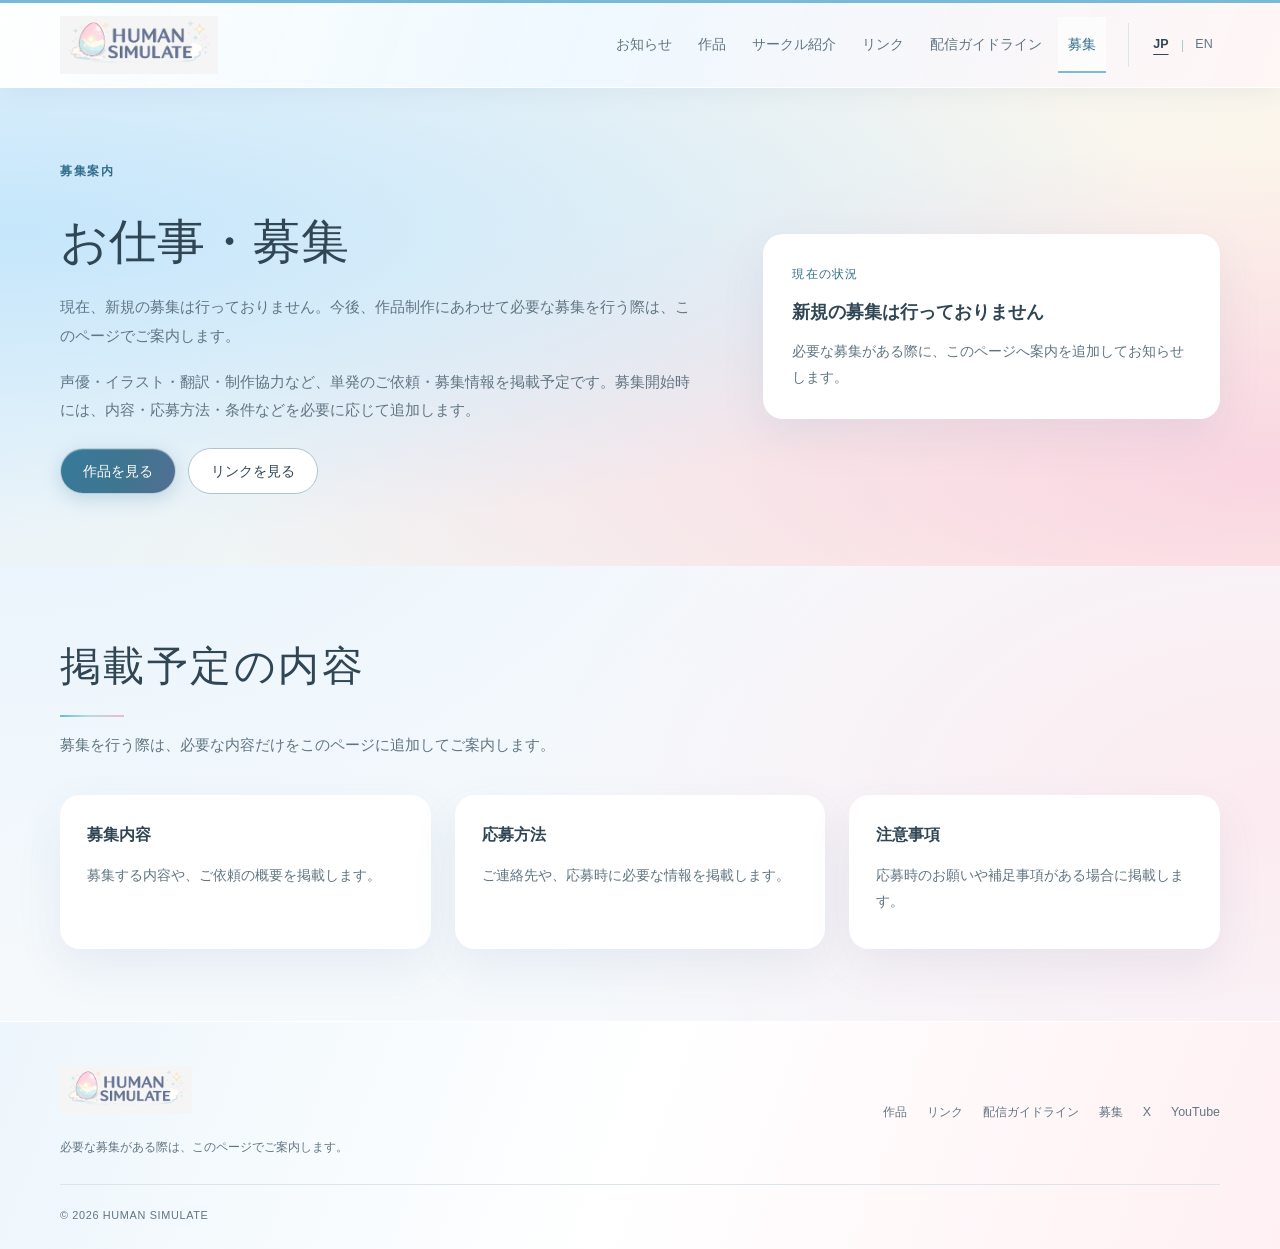
<file: recruit.html>
<!DOCTYPE html>
<html lang="ja">
<head>
  <meta charset="utf-8">
  <meta name="viewport" content="width=device-width, initial-scale=1">
  <title>お仕事・募集 | HUMAN SIMULATE</title>
  <meta name="description" content="HUMAN SIMULATEのお仕事・募集ページ。現在の募集状況と、今後掲載する募集案内の概要を掲載しています。">
  <meta name="theme-color" content="#f4f8fa">
  <meta property="og:type" content="website">
  <meta property="og:locale" content="ja_JP">
  <meta property="og:site_name" content="HUMAN SIMULATE">
  <meta property="og:title" content="お仕事・募集 | HUMAN SIMULATE">
  <meta property="og:description" content="現在の募集状況と、今後このページに掲載する募集案内の概要を掲載しています。">
  <meta property="og:url" content="https://humansim-official.github.io/human-simulate-site/recruit.html">
  <meta property="og:image" content="https://humansim-official.github.io/human-simulate-site/assets/images/banner-egg-girls-story.png">
  <meta property="og:image:alt" content="HUMAN SIMULATEの代表作『たまご娘育成物語』のバナー画像">
  <meta name="twitter:card" content="summary_large_image">
  <meta name="twitter:title" content="お仕事・募集 | HUMAN SIMULATE">
  <meta name="twitter:description" content="現在の募集状況と、今後このページに掲載する募集案内の概要を掲載しています。">
  <meta name="twitter:image" content="https://humansim-official.github.io/human-simulate-site/assets/images/banner-egg-girls-story.png">
  <link rel="canonical" href="https://humansim-official.github.io/human-simulate-site/recruit.html">
  <link rel="icon" type="image/png" href="assets/images/favicon.png">
  <link rel="apple-touch-icon" href="assets/images/favicon.png">
  <link rel="alternate" hreflang="ja" href="recruit.html">
  <link rel="alternate" hreflang="en" href="en/recruit.html">
  <link rel="stylesheet" href="style.css?v=20261108-3">
  <!-- Google tag (gtag.js) -->
  <script async src="https://www.googletagmanager.com/gtag/js?id=G-D9LKPD24TH"></script>
  <script>
    window.dataLayer = window.dataLayer || [];
    function gtag(){dataLayer.push(arguments);}
    gtag('js', new Date());

    gtag('config', 'G-D9LKPD24TH');
  </script>
  <script src="script.js?v=20261108-2" defer></script>
</head>
<body class="page-recruit">
  <a class="skip-link" href="#main-content">本文へ移動</a>

  <header class="site-header" id="top">
    <div class="site-header__shell">
      <a class="brand" href="index.html" aria-label="HUMAN SIMULATE ホーム">
        <img class="brand__logo" src="assets/images/circle-logo.png" alt="HUMAN SIMULATE" width="708" height="258">
      </a>

      <div class="site-header__utility">
        <div class="lang-switch" aria-label="言語切替">
          <a class="lang-switch__link" href="recruit.html" aria-current="page">JP</a>
          <span class="lang-switch__divider" aria-hidden="true">|</span>
          <a class="lang-switch__link" href="en/recruit.html" hreflang="en">EN</a>
        </div>

        <button
          class="menu-toggle"
          type="button"
          aria-expanded="false"
          aria-controls="primary-navigation"
          data-menu-toggle
        >
          <span class="menu-toggle__label">メニュー</span>
          <span class="menu-toggle__line" aria-hidden="true"></span>
          <span class="menu-toggle__line" aria-hidden="true"></span>
          <span class="menu-toggle__line" aria-hidden="true"></span>
        </button>

        <nav class="site-nav" id="primary-navigation" aria-label="主要ナビゲーション" data-nav>
          <a class="site-nav__link" href="index.html#news">お知らせ</a>
          <a class="site-nav__link" href="index.html#works">作品</a>
          <a class="site-nav__link" href="index.html#about">サークル紹介</a>
          <a class="site-nav__link" href="index.html#links">リンク</a>
          <a class="site-nav__link" href="index.html#guidelines">配信ガイドライン</a>
          <a class="site-nav__link site-nav__link--cta" href="recruit.html" aria-current="page">募集</a>
        </nav>
      </div>
    </div>
  </header>

  <main id="main-content">
    <section class="page-hero section">
      <div class="section__shell">
        <div class="page-hero__panel">
          <div class="page-hero__copy">
            <p class="eyebrow">募集案内</p>
            <h1 class="page-hero__title">お仕事・募集</h1>
            <p class="page-hero__lead">現在、新規の募集は行っておりません。今後、作品制作にあわせて必要な募集を行う際は、このページでご案内します。</p>
            <p class="page-hero__subtext">声優・イラスト・翻訳・制作協力など、単発のご依頼・募集情報を掲載予定です。募集開始時には、内容・応募方法・条件などを必要に応じて追加します。</p>

            <div class="hero__actions">
              <a class="button button--primary" href="index.html#works">作品を見る</a>
              <a class="button button--secondary" href="index.html#links">リンクを見る</a>
            </div>
          </div>

          <aside class="status-card card" aria-label="現在の状況">
            <p class="status-card__label">現在の状況</p>
            <h2 class="status-card__title">新規の募集は行っておりません</h2>
            <p class="status-card__text">必要な募集がある際に、このページへ案内を追加してお知らせします。</p>
          </aside>
        </div>
      </div>
    </section>

    <section class="section">
      <div class="section__shell">
        <div class="section__head">
          <h2 class="section__title">掲載予定の内容</h2>
          <p class="section__lead">募集を行う際は、必要な内容だけをこのページに追加してご案内します。</p>
        </div>

        <div class="recruit-grid">
          <article class="recruit-card card">
            <h3 class="recruit-card__title">募集内容</h3>
            <p>募集する内容や、ご依頼の概要を掲載します。</p>
          </article>

          <article class="recruit-card card">
            <h3 class="recruit-card__title">応募方法</h3>
            <p>ご連絡先や、応募時に必要な情報を掲載します。</p>
          </article>

          <article class="recruit-card card">
            <h3 class="recruit-card__title">注意事項</h3>
            <p>応募時のお願いや補足事項がある場合に掲載します。</p>
          </article>
        </div>
      </div>
    </section>
  </main>

  <footer class="site-footer">
    <div class="site-footer__shell">
      <div class="site-footer__brand">
        <a class="brand brand--footer" href="index.html" aria-label="HUMAN SIMULATE ホーム">
          <img class="brand__logo brand__logo--footer" src="assets/images/circle-logo.png" alt="HUMAN SIMULATE" width="708" height="258" loading="lazy">
        </a>
        <p class="site-footer__text">必要な募集がある際は、このページでご案内します。</p>
      </div>

      <nav class="site-footer__nav" aria-label="フッターナビゲーション">
        <a href="index.html#works">作品</a>
        <a href="index.html#links">リンク</a>
        <a href="index.html#guidelines">配信ガイドライン</a>
        <a href="recruit.html" aria-current="page">募集</a>
        <a href="https://x.com/HUMANSIM_Offici" target="_blank" rel="noopener noreferrer">X</a>
        <a href="https://www.youtube.com/@HumanSimulate" target="_blank" rel="noopener noreferrer">YouTube</a>
      </nav>

      <p class="site-footer__copy">&copy; <span data-current-year>2026</span> HUMAN SIMULATE</p>
    </div>
  </footer>
</body>
</html>
</file>
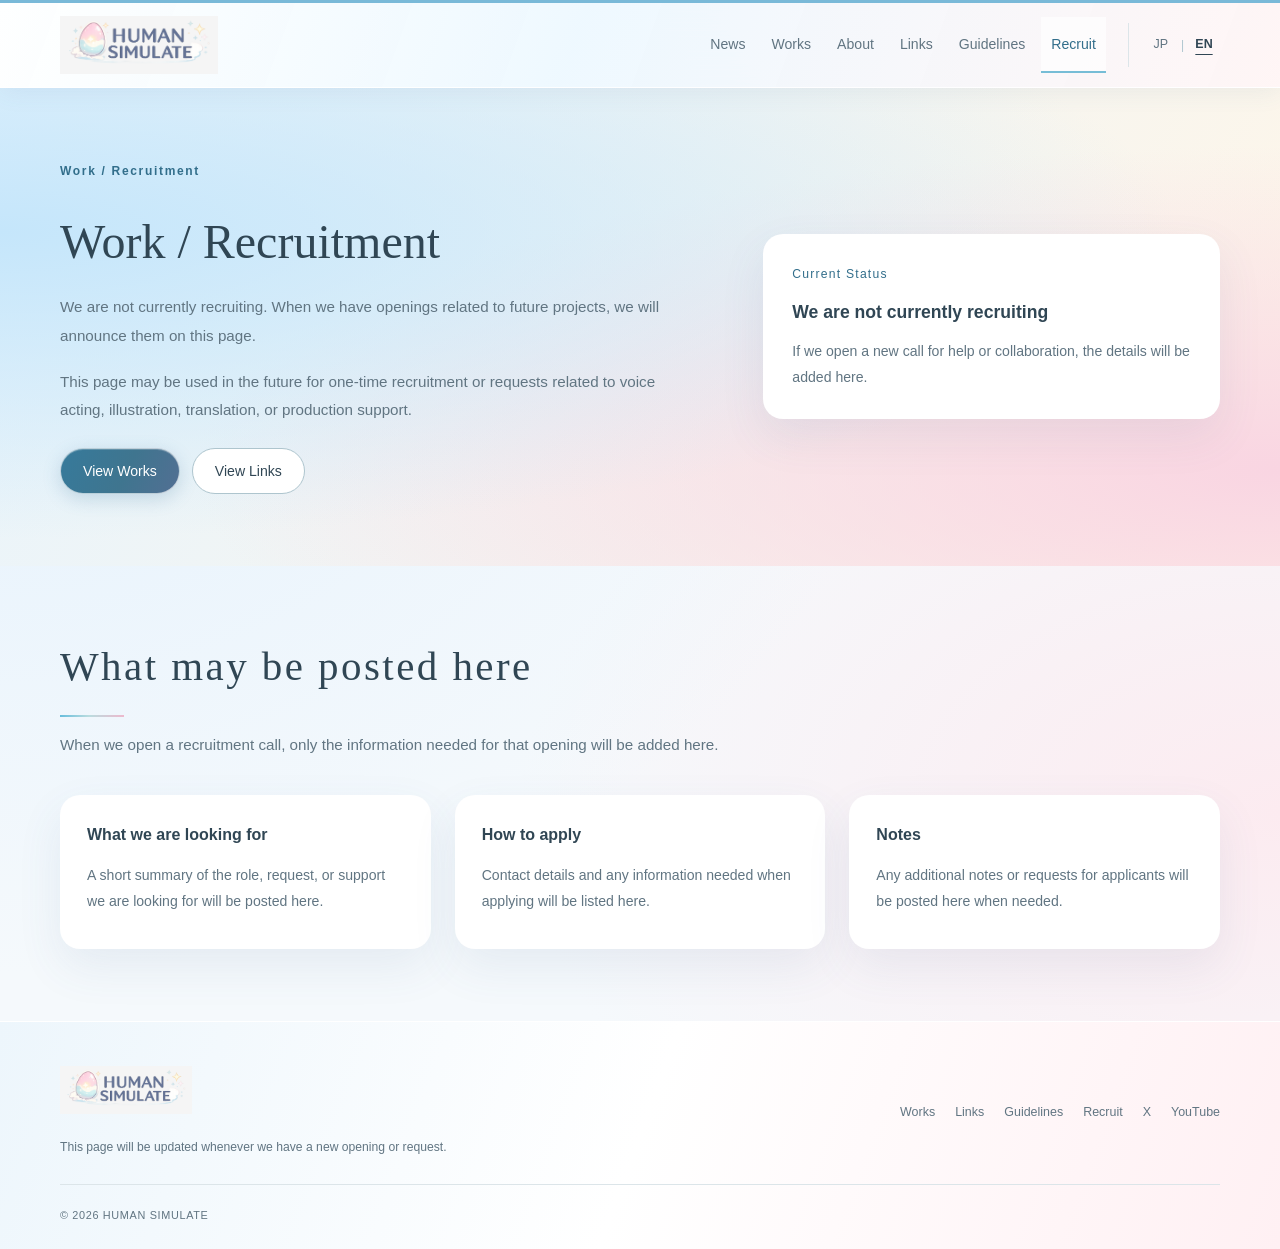
<file: en/recruit.html>
<!DOCTYPE html>
<html lang="en">
<head>
  <meta charset="utf-8">
  <meta name="viewport" content="width=device-width, initial-scale=1">
  <title>Work / Recruitment | HUMAN SIMULATE</title>
  <meta name="description" content="The recruitment page for HUMAN SIMULATE. See the current status and the basic information that may be posted here for future openings.">
  <meta name="theme-color" content="#f4f8fa">
  <meta property="og:type" content="website">
  <meta property="og:locale" content="en_US">
  <meta property="og:site_name" content="HUMAN SIMULATE">
  <meta property="og:title" content="Work / Recruitment | HUMAN SIMULATE">
  <meta property="og:description" content="We are not currently recruiting. Future one-time openings or requests will be announced on this page.">
  <meta property="og:url" content="https://humansim-official.github.io/human-simulate-site/en/recruit.html">
  <meta property="og:image" content="https://humansim-official.github.io/human-simulate-site/assets/images/banner-egg-girls-story.png">
  <meta property="og:image:alt" content="Main banner for My Egg Girls: A Gentle Story">
  <meta name="twitter:card" content="summary_large_image">
  <meta name="twitter:title" content="Work / Recruitment | HUMAN SIMULATE">
  <meta name="twitter:description" content="We are not currently recruiting. Future one-time openings or requests will be announced on this page.">
  <meta name="twitter:image" content="https://humansim-official.github.io/human-simulate-site/assets/images/banner-egg-girls-story.png">
  <link rel="canonical" href="https://humansim-official.github.io/human-simulate-site/en/recruit.html">
  <link rel="icon" type="image/png" href="../assets/images/favicon.png">
  <link rel="apple-touch-icon" href="../assets/images/favicon.png">
  <link rel="alternate" hreflang="ja" href="../recruit.html">
  <link rel="alternate" hreflang="en" href="recruit.html">
  <link rel="stylesheet" href="../style.css?v=20261108-3">
  <!-- Google tag (gtag.js) -->
  <script async src="https://www.googletagmanager.com/gtag/js?id=G-D9LKPD24TH"></script>
  <script>
    window.dataLayer = window.dataLayer || [];
    function gtag(){dataLayer.push(arguments);}
    gtag('js', new Date());

    gtag('config', 'G-D9LKPD24TH');
  </script>
  <script src="../script.js?v=20261108-2" defer></script>
</head>
<body class="page-recruit">
  <a class="skip-link" href="#main-content">Skip to content</a>

  <header class="site-header" id="top">
    <div class="site-header__shell">
      <a class="brand" href="index.html" aria-label="HUMAN SIMULATE home">
        <img class="brand__logo" src="../assets/images/circle-logo.png" alt="HUMAN SIMULATE" width="708" height="258">
      </a>

      <div class="site-header__utility">
        <div class="lang-switch" aria-label="Language switch">
          <a class="lang-switch__link" href="../recruit.html" hreflang="ja">JP</a>
          <span class="lang-switch__divider" aria-hidden="true">|</span>
          <a class="lang-switch__link" href="recruit.html" aria-current="page">EN</a>
        </div>

        <button
          class="menu-toggle"
          type="button"
          aria-expanded="false"
          aria-controls="primary-navigation"
          data-menu-toggle
        >
          <span class="menu-toggle__label">Menu</span>
          <span class="menu-toggle__line" aria-hidden="true"></span>
          <span class="menu-toggle__line" aria-hidden="true"></span>
          <span class="menu-toggle__line" aria-hidden="true"></span>
        </button>

        <nav class="site-nav" id="primary-navigation" aria-label="Primary navigation" data-nav>
          <a class="site-nav__link" href="index.html#news">News</a>
          <a class="site-nav__link" href="index.html#works">Works</a>
          <a class="site-nav__link" href="index.html#about">About</a>
          <a class="site-nav__link" href="index.html#links">Links</a>
          <a class="site-nav__link" href="index.html#guidelines">Guidelines</a>
          <a class="site-nav__link site-nav__link--cta" href="recruit.html" aria-current="page">Recruit</a>
        </nav>
      </div>
    </div>
  </header>

  <main id="main-content">
    <section class="page-hero section">
      <div class="section__shell">
        <div class="page-hero__panel">
          <div class="page-hero__copy">
            <p class="eyebrow">Work / Recruitment</p>
            <h1 class="page-hero__title">Work / Recruitment</h1>
            <p class="page-hero__lead">We are not currently recruiting. When we have openings related to future projects, we will announce them on this page.</p>
            <p class="page-hero__subtext">This page may be used in the future for one-time recruitment or requests related to voice acting, illustration, translation, or production support.</p>

            <div class="hero__actions">
              <a class="button button--primary" href="index.html#works">View Works</a>
              <a class="button button--secondary" href="index.html#links">View Links</a>
            </div>
          </div>

          <aside class="status-card card" aria-label="Current status">
            <p class="status-card__label">Current Status</p>
            <h2 class="status-card__title">We are not currently recruiting</h2>
            <p class="status-card__text">If we open a new call for help or collaboration, the details will be added here.</p>
          </aside>
        </div>
      </div>
    </section>

    <section class="section">
      <div class="section__shell">
        <div class="section__head">
          <h2 class="section__title">What may be posted here</h2>
          <p class="section__lead">When we open a recruitment call, only the information needed for that opening will be added here.</p>
        </div>

        <div class="recruit-grid">
          <article class="recruit-card card">
            <h3 class="recruit-card__title">What we are looking for</h3>
            <p>A short summary of the role, request, or support we are looking for will be posted here.</p>
          </article>

          <article class="recruit-card card">
            <h3 class="recruit-card__title">How to apply</h3>
            <p>Contact details and any information needed when applying will be listed here.</p>
          </article>

          <article class="recruit-card card">
            <h3 class="recruit-card__title">Notes</h3>
            <p>Any additional notes or requests for applicants will be posted here when needed.</p>
          </article>
        </div>
      </div>
    </section>
  </main>

  <footer class="site-footer">
    <div class="site-footer__shell">
      <div class="site-footer__brand">
        <a class="brand brand--footer" href="index.html" aria-label="HUMAN SIMULATE home">
          <img class="brand__logo brand__logo--footer" src="../assets/images/circle-logo.png" alt="HUMAN SIMULATE" width="708" height="258" loading="lazy">
        </a>
        <p class="site-footer__text">This page will be updated whenever we have a new opening or request.</p>
      </div>

      <nav class="site-footer__nav" aria-label="Footer navigation">
        <a href="index.html#works">Works</a>
        <a href="index.html#links">Links</a>
        <a href="index.html#guidelines">Guidelines</a>
        <a href="recruit.html" aria-current="page">Recruit</a>
        <a href="https://x.com/HUMANSIM_Offici" target="_blank" rel="noopener noreferrer">X</a>
        <a href="https://www.youtube.com/@HumanSimulate" target="_blank" rel="noopener noreferrer">YouTube</a>
      </nav>

      <p class="site-footer__copy">&copy; <span data-current-year>2026</span> HUMAN SIMULATE</p>
    </div>
  </footer>
</body>
</html>
</file>
<file: style.css>
:root {
  --font-sans: "Yu Gothic", "Hiragino Sans", "BIZ UDPGothic", sans-serif;
  --font-serif: "Yu Mincho", "Hiragino Mincho ProN", Georgia, serif;
  --bg: #f5f9fc;
  --surface: #fff;
  --surface-strong: #fff;
  --text: #304654;
  --muted: #617582;
  --accent: #326e8b;
  --sky: #9cddf5;
  --rose: #f6c4d7;
  --cream: #fff1cf;
  --mint: #c9eee4;
  --line: #dce5e9;
  --line-strong: #aec5ce;
  --shadow: 0 18px 46px rgba(63, 104, 140, .09);
  --shadow-soft: 0 4px 16px rgba(48, 70, 84, .04);
  --radius-lg: 22px;
  --radius-md: 20px;
  --radius-sm: 8px;
  --container: min(1160px, calc(100% - 48px));
  --header-height: 84px;
}

*, *::before, *::after { box-sizing: border-box; }
html { scroll-behavior: smooth; scroll-padding-top: calc(var(--header-height) + 20px); }
body {
  margin: 0;
  min-width: 0;
  color: var(--text);
  font-family: var(--font-sans);
  line-height: 1.85;
  background: radial-gradient(ellipse at 0 25%, #e5f2fd 0, transparent 50%),
    radial-gradient(ellipse at 100% 65%, #fcebf0 0, transparent 42%), var(--bg);
  text-rendering: optimizeLegibility;
}
img { display: block; max-width: 100%; height: auto; }
figure { margin: 0; }
a { color: inherit; text-decoration: none; }
button, input, textarea, select { font: inherit; }
button { cursor: pointer; color: inherit; }
[hidden] { display: none !important; }
:focus-visible { outline: 3px solid var(--accent); outline-offset: 5px; }
::selection { color: #233f4b; background: #d8edf2; }
.skip-link {
  position: fixed; z-index: 100; top: 12px; left: 12px; padding: 10px 18px;
  background: #fff; border: 1px solid var(--accent); transform: translateY(-180%);
}
.skip-link:focus { transform: none; }
.site-header {
  position: sticky; top: 0; z-index: 20;
  background: linear-gradient(110deg, rgba(255,255,255,.94), rgba(238,248,255,.92) 45%, rgba(255,245,245,.94));
  border-top: 3px solid #79b9d8; border-bottom: 1px solid rgba(255,255,255,.9);
  box-shadow: 0 3px 24px rgba(67,115,153,.09);
  backdrop-filter: blur(18px);
}
.site-header__shell, .section__shell, .site-footer__shell { width: var(--container); margin-inline: auto; }
.site-header__shell {
  min-height: var(--header-height); position: relative; display: flex;
  align-items: center; justify-content: space-between; gap: 20px;
}
.brand { display: inline-flex; flex-shrink: 0; align-items: center; }
.brand__logo { width: 158px; height: auto; }
.site-header__utility { display: flex; align-items: center; gap: 22px; margin-left: auto; }
.site-nav { display: flex; align-items: center; gap: 6px; }
.site-nav__link {
  position: relative;
  padding: 14px 10px; font-size: .88rem; color: var(--muted);
  border-bottom: 2px solid transparent;
  transition: border-color .25s, color .25s, background-color .25s;
}
.site-nav__link:hover, .site-nav__link[aria-current="page"] { color: var(--accent); border-bottom-color: #76bdd6; background: rgba(255,255,255,.65); }
.lang-switch { order: 2; display: flex; align-items: center; gap: 4px; padding-left: 16px; border-left: 1px solid var(--line); }
.lang-switch__link { display: grid; place-items: center; min-width: 32px; min-height: 44px; font-size: .78rem; color: var(--muted); }
.lang-switch__link[aria-current="page"] { font-weight: 700; color: var(--text); text-decoration: underline; text-underline-offset: 6px; }
.lang-switch__divider { color: var(--line-strong); font-size: .75rem; }
.menu-toggle {
  display: none; align-items: center; justify-content: center; flex-direction: column;
  gap: 5px; width: 44px; height: 44px; padding: 0; border: 1px solid var(--line);
  background: #fff; border-radius: 8px;
}
.menu-toggle__label { position: absolute; width: 1px; height: 1px; overflow: hidden; clip-path: inset(50%); }
.menu-toggle__line { width: 18px; height: 1px; background: var(--text); transition: transform .25s, opacity .2s; }
.menu-toggle[aria-expanded="true"] .menu-toggle__line:nth-of-type(2) { transform: translateY(6px) rotate(45deg); }
.menu-toggle[aria-expanded="true"] .menu-toggle__line:nth-of-type(3) { opacity: 0; }
.menu-toggle[aria-expanded="true"] .menu-toggle__line:nth-of-type(4) { transform: translateY(-6px) rotate(-45deg); }
.section { position: relative; padding: 72px 0; }
.section[id], .work-card[id] { scroll-margin-top: calc(var(--header-height) + 24px); }
.section__head { max-width: 780px; margin-bottom: 36px; }
.eyebrow { margin: 0 0 8px; font-size: .75rem; font-weight: 600; letter-spacing: .14em; color: var(--accent); }
.section__title { margin: 0 0 14px; font-family: var(--font-serif); font-size: clamp(1.85rem, 3.2vw, 2.6rem); font-weight: 500; line-height: 1.4; letter-spacing: .06em; }
.section:not(.news) .section__title::after {
  content: ""; display: block; width: 64px; height: 2px; margin-top: 20px;
  background: linear-gradient(90deg, #67bddc, #b9dcdf 45%, #edb9cd);
}
.section__lead, .page-hero__lead, .page-hero__subtext { margin: 0; color: var(--muted); font-size: .95rem; }
.button {
  display: inline-flex; align-items: center; justify-content: center; gap: 24px;
  min-height: 46px; padding: 10px 22px; border: 1px solid var(--line-strong);
  border-radius: 999px; text-align: center; font-size: .88rem; line-height: 1.6;
  transition: background-color .25s, border-color .25s, box-shadow .25s, transform .25s;
}
.button:hover { background: #eaf2f5; border-color: var(--accent); }
.button--primary {
  color: #fff; background: linear-gradient(115deg, #367a9b, #3f758f 55%, #526f93);
  border-color: rgba(255,255,255,.65); box-shadow: 0 5px 18px rgba(61,120,158,.22), inset 0 1px rgba(255,255,255,.2);
}
.button--primary:hover { color: #fff; background: linear-gradient(115deg, #2b6c8c, #385f82); box-shadow: 0 8px 22px rgba(61,120,158,.3); }
.button > span[aria-hidden] { transition: transform .25s; }
.button:hover > span[aria-hidden] { transform: translateX(4px); }
.button--secondary, .button--chip { background: #fff; }
.button--ghost { background: #fbf8f4; }
.text-link { color: var(--accent); font-size: .88rem; text-decoration: underline; text-underline-offset: 5px; }

/* Artwork, colored light and white haze form separate background layers. */
.showcase {
  --showcase-art: url("assets/images/ol-title.webp");
  --slide-duration: 7500ms;
  position: relative; isolation: isolate; overflow: hidden;
  padding: 30px 0 26px; background: #dcecf8;
}
.showcase__atmosphere {
  position: absolute; z-index: -3; inset: -40px;
  filter: blur(30px) saturate(1.25); opacity: .45; pointer-events: none;
}
.showcase__color-image {
  position: absolute; inset: 0; background: var(--showcase-art) center / cover;
  opacity: 0; transition: opacity 1.2s ease;
}
.showcase__color-image.is-current { opacity: 1; }
.showcase::before {
  content: ""; position: absolute; z-index: -2; inset: -12%; pointer-events: none;
  background:
    radial-gradient(ellipse at 12% 25%, rgba(117,195,251,.92), transparent 52%),
    radial-gradient(ellipse at 85% 64%, rgba(252,173,201,.85), transparent 52%),
    radial-gradient(ellipse at 46% 95%, rgba(141,229,234,.9), transparent 46%),
    radial-gradient(ellipse at 86% 5%, rgba(255,239,202,.9), transparent 38%);
  animation: light-drift 24s ease-in-out infinite alternate;
  animation-play-state: paused;
}
.showcase::after {
  content: ""; position: absolute; z-index: -1; inset: 0; pointer-events: none;
  background:
    radial-gradient(ellipse at 45% 5%, rgba(255,255,255,.88), transparent 45%),
    radial-gradient(ellipse at 4% 76%, rgba(255,255,255,.75), transparent 28%),
    linear-gradient(180deg, rgba(245,250,255,.6), transparent 20%, transparent 76%, rgba(248,251,255,.88));
}
.showcase[data-playing="true"]::before { animation-play-state: running; }
.showcase__intro { display: flex; align-items: center; justify-content: space-between; gap: 18px; margin: 0 0 20px; }
.showcase__intro h1 { margin: 0; font-size: .78rem; font-weight: 600; letter-spacing: .15em; }
.showcase__intro h1 span { padding-left: 12px; font-size: .65rem; letter-spacing: .06em; color: var(--muted); font-weight: 400; }
.showcase__stage {
  position: relative; max-width: 900px; margin: auto; border: 4px solid rgba(255,255,255,.96);
  border-radius: 24px; overflow: hidden; background: #fff;
  box-shadow: 0 25px 65px rgba(64,98,149,.18), 0 0 0 1px rgba(255,255,255,.5), 0 0 55px rgba(255,255,255,.45);
}
.showcase__slide.is-leaving { position: absolute; inset: 0; z-index: 2; pointer-events: none; }
.showcase__visual { display: block; position: relative; isolation: isolate; overflow: hidden; background: linear-gradient(120deg,#eef5fc,#fdf3f4); }
.showcase__visual::before { content: ""; position: absolute; z-index: -1; inset: -24px; background: var(--feature-art) center / cover; filter: blur(24px); opacity: .32; }
.showcase__visual img { width: 100%; height: auto; aspect-ratio: 16 / 9; object-fit: contain; }
.showcase__caption {
  display: flex; align-items: center; justify-content: space-between; gap: 24px; min-height: 128px;
  padding: 20px 28px; background: linear-gradient(110deg,#fff 15%,#f7fcff 60%,#fff5f6);
  border-top: 1px solid rgba(255,255,255,.8);
}
.showcase__caption .eyebrow { margin-bottom: 4px; font-size: .72rem; }
.showcase__caption h2 { margin: 0; font-family: var(--font-serif); font-size: clamp(1.1rem, 2.2vw, 1.65rem); font-weight: 600; line-height: 1.5; }
.showcase__caption .button { flex-shrink: 0; }
.showcase__selectors { max-width: 1000px; margin: 28px auto 0; display: grid; grid-template-columns: repeat(4, minmax(0, 1fr)); gap: 22px; }
.showcase__selector {
  position: relative; display: grid; grid-template-columns: 1fr; align-content: start; gap: 8px;
  padding: 6px 6px 12px; text-align: left; background: rgba(255,255,255,.56);
  border: 2px solid rgba(255,255,255,.75); border-radius: 16px; overflow: hidden;
  box-shadow: 0 7px 22px rgba(63,104,140,.06);
  transition: background-color .3s, border-color .3s, box-shadow .3s, transform .3s;
}
.showcase__selector:hover { background: #fff; }
.showcase__selector[aria-pressed="true"] { border-color: #73b5d3; background: rgba(255,255,255,.96); box-shadow: 0 10px 26px rgba(56,128,176,.16), 0 0 0 3px rgba(255,255,255,.45); }
.showcase__selector::after {
  content: ""; position: absolute; height: 3px; bottom: 0; left: 0; right: 0;
  background: linear-gradient(90deg,#63b8de,#b8dce4,#e8afc7); transform: scaleX(0); transform-origin: left;
}
.showcase[data-playing="true"] .showcase__selector[aria-pressed="true"]::after { animation: slide-progress var(--slide-duration) linear both; }
.showcase__selector img { width: 100%; height: auto; aspect-ratio: 16 / 9; object-fit: cover; border-radius: 10px; }
.showcase__selector > span { padding-inline: 7px; font-size: .78rem; line-height: 1.6; font-weight: 600; overflow-wrap: anywhere; }
.showcase__selector small { display: block; font-size: .65rem; font-weight: 400; color: var(--muted); margin-bottom: 3px; }
.showcase__toolbar { max-width: 1000px; margin: 20px auto 0; display: flex; justify-content: space-between; align-items: center; gap: 16px; }
.showcase__position { display: flex; justify-content: center; align-items: center; gap: 10px; margin: 0; font-size: .7rem; letter-spacing: .07em; color: #465f74; }
.showcase__position [data-slide-number] { font-weight: 700; }
.showcase__controls { display: flex; align-items: center; gap: 8px; flex-shrink: 0; }
.showcase__arrow, .showcase__autoplay {
  display: inline-flex; justify-content: center; align-items: center; gap: 8px;
  min-height: 44px; min-width: 44px; padding: 8px 12px; border: 1px solid rgba(255,255,255,.9);
  border-radius: 999px; background: rgba(255,255,255,.7); color: #365b72; font-size: .72rem;
  transition: background-color .25s, box-shadow .25s;
}
.showcase__arrow:hover, .showcase__autoplay:hover { background: #fff; box-shadow: 0 4px 16px rgba(63,104,140,.12); }
.showcase__play-icon { width: 0; height: 0; border-top: 5px solid transparent; border-bottom: 5px solid transparent; border-left: 7px solid currentColor; }
.showcase__autoplay[aria-pressed="true"] .showcase__play-icon { width: 8px; height: 10px; border: 0; border-left: 3px solid; border-right: 3px solid; }
.news { background: linear-gradient(120deg,rgba(255,255,255,.95),rgba(245,251,255,.9),rgba(255,248,251,.92)); padding: 42px 0; border-bottom: 1px solid rgba(209,226,238,.7); }
.news__layout { display: grid; grid-template-columns: 230px minmax(0, 1fr); gap: 40px; align-items: start; }
.news .section__head { margin: 0; }
.news .section__title { font-size: 1.8rem; margin: 0; }
.news__item { display: grid; grid-template-columns: auto auto minmax(0,1fr) auto; gap: 16px; align-items: baseline; padding: 12px 0 18px; border-bottom: 1px solid var(--line); font-size: .86rem; }
.news__item:hover { color: var(--accent); }
.news__item time { color: var(--muted); font-size: .76rem; font-variant-numeric: tabular-nums; }
.news__tag { font-size: .68rem; padding: 2px 9px; background: #edf4f6; color: var(--accent); border-radius: 3px; }
.news__community { display: block; width: fit-content; margin-top: 12px; color: var(--muted); font-size: .76rem; }
.news__community:hover { text-decoration: underline; }
.card { border: 1px solid rgba(255,255,255,.95); border-radius: var(--radius-md); background: var(--surface); box-shadow: var(--shadow); }
#works { background: radial-gradient(ellipse at 0 10%,rgba(185,224,250,.42),transparent 40%), radial-gradient(ellipse at 100% 55%,rgba(249,214,229,.46),transparent 45%); }
#works > .section__shell > .section__head { text-align: center; margin-inline: auto; }
#works .section__title::after { margin-inline: auto; width: 94px; }
.works-grid { display: grid; gap: 30px; }
.work-card { display: grid; grid-template-columns: minmax(0,1.12fr) minmax(0,1fr); gap: 36px; padding: 28px; align-items: start; background: linear-gradient(125deg,rgba(255,255,255,.98),rgba(255,255,255,.88)); }
.work-card--upcoming { border-top: 3px solid #83bdd6; background: linear-gradient(125deg,#fff 10%,#f6fbff 65%,#fff5f8); }
.work-card__gallery { display: grid; gap: 12px; min-width: 0; }
.media-frame { overflow: hidden; border-radius: 8px; background: #f1f3f4; border: 1px solid rgba(70,91,106,.08); }
.media-frame img { width: 100%; height: 100%; object-fit: cover; }
.media-frame--wide { aspect-ratio: 16 / 9; }
.media-frame--thumb { aspect-ratio: 16 / 9; }
.work-card__thumbs { display: grid; grid-template-columns: repeat(2,minmax(0,1fr)); gap: 12px; }
.media-thumb { display: grid; gap: 6px; }
.media-thumb__label { margin: 0; text-align: center; font-size: .72rem; color: var(--muted); }
.work-card__image-note { margin: 0; font-size: .68rem; color: var(--muted); }
.work-card__body { display: grid; gap: 22px; padding-block: 6px; min-width: 0; }
.work-card__intro { display: grid; gap: 12px; }
.work-card__intro .eyebrow { margin: 0; }
.work-card__title { display: grid; gap: 7px; margin: 0; line-height: 1.5; font-size: clamp(1.25rem, 2vw, 1.55rem); }
.work-card__title-main { font-family: var(--font-serif); font-weight: 600; overflow-wrap: anywhere; }
.work-card__title-sub { font-size: .75rem; color: var(--muted); font-weight: 400; }
.work-card__text { margin: 0; font-size: .9rem; color: var(--muted); }
.work-card__links { display: grid; gap: 18px; }
.work-card__label { margin: 0 0 7px; font-size: .75rem; color: var(--muted); }
.button-row { display: grid; grid-template-columns: repeat(2, minmax(0, 1fr)); grid-auto-rows: 1fr; gap: 10px; }
.button-row .button {
  min-width: 0; min-height: 54px; padding: 12px 16px; gap: 10px;
  justify-content: space-between; border-radius: 10px; border-color: #a9c2d0;
  background: linear-gradient(120deg, #f0f6fa, #e8f1f6); color: #2f5064;
  text-align: left; font-weight: 600; line-height: 1.5;
  box-shadow: 0 2px 0 rgba(63,104,140,.07);
}
.button-row .button::after { content: "\2197"; flex-shrink: 0; font-size: 1rem; font-weight: 400; color: #65869a; }
.button-row .button:hover { background: #dcebf4; border-color: #698fa6; color: #1e4056; box-shadow: 0 4px 12px rgba(63,104,140,.12); }
.button-row .button--ghost { background: #fff7f2; border-color: #d6c3b8; color: #654d43; }
.button-row .button--ghost::after { color: #987968; }
.button-row .button--ghost:hover { background: #f7e9df; border-color: #a78b79; color: #543d32; }
.release-notice { padding: 18px 20px; background: linear-gradient(115deg,#eaf5fb,#f7f1f7); border-left: 3px solid #86b8d1; border-radius: 0 12px 12px 0; }
.release-notice__status { font-weight: 700; font-size: .88rem; }
.release-notice p { margin: 6px 0 12px; font-size: .82rem; color: var(--muted); }
#about { background: radial-gradient(ellipse at 95% 90%,rgba(197,233,228,.45),transparent 55%), linear-gradient(115deg,#fff,#f4faff); border-block: 1px solid #fff; }
.about-layout { display: grid; grid-template-columns: minmax(0,1.4fr) minmax(0,1fr); gap: 48px; }
.prose-block { display: grid; gap: 18px; }
.prose-block.card { background: transparent; padding: 0; box-shadow: none; border: 0; }
.prose-block p { margin: 0; color: var(--muted); font-size: .94rem; line-height: 2; }
.about-panel { padding: 26px 30px; background: linear-gradient(135deg,rgba(255,255,255,.9),rgba(232,246,243,.8)); box-shadow: var(--shadow-soft); }
.about-panel__title, .link-card__title, .guideline-card__title, .recruit-card__title { margin: 0 0 14px; font-size: 1rem; line-height: 1.6; font-weight: 600; }
.feature-list, .guideline-list { display: grid; gap: 12px; margin: 0; padding-left: 1.2em; color: var(--muted); font-size: .88rem; }
.feature-list li::marker, .guideline-list li::marker { color: #8aabb9; }
.link-grid { display: grid; grid-template-columns: repeat(3,minmax(0,1fr)); gap: 22px; }
.link-card { padding: 24px; box-shadow: var(--shadow-soft); }
.link-card__title { padding-bottom: 14px; border-bottom: 1px solid var(--line); }
.link-list { display: grid; gap: 2px; padding: 0; margin: 0; list-style: none; }
.link-list__item { display: grid; gap: 2px; padding: 11px 0; border-bottom: 1px solid #edf1f3; }
a.link-list__item:hover > span { color: var(--accent); text-decoration: underline; text-underline-offset: 4px; }
.link-list__item > span { font-size: .94rem; }
.link-list__item small { color: var(--muted); font-size: .76rem; }
.link-list__address { margin: 9px 0; padding: 9px; font-size: .8rem; font-family: Consolas, monospace; background: #f2f6f8; overflow-wrap: anywhere; user-select: all; }
.link-list__help { margin: 0 0 10px; color: var(--muted); font-size: .76rem; line-height: 1.7; }
.link-list__action { color: var(--accent); font-size: .8rem; text-decoration: underline; text-underline-offset: 3px; }
#guidelines { padding-top: 20px; }
.guidelines-block { display: grid; gap: 24px; }
.guidelines-block__meta { display: flex; align-items: baseline; flex-wrap: wrap; gap: 16px; }
.lang-badge { display: inline-block; padding: 3px 10px; color: var(--accent); background: #e5eef1; border-radius: 4px; font-size: .75rem; }
.guidelines-block__note { margin: 0; font-size: .82rem; color: var(--muted); }
.guideline-grid { display: grid; grid-template-columns: repeat(2,minmax(0,1fr)); gap: 20px; }
.guideline-card { padding: 24px 28px; box-shadow: var(--shadow-soft); }
.guideline-card p, .recruit-card p { margin: 0 0 8px; font-size: .88rem; color: var(--muted); }
.site-footer { padding: 44px 0 24px; background: linear-gradient(110deg,#edf6fc,#fff 50%,#fff0f3); border-top: 1px solid #fff; }
.site-footer__shell { display: grid; grid-template-columns: 1fr auto; gap: 26px 36px; align-items: center; }
.brand__logo--footer { width: 132px; }
.site-footer__text { margin: 12px 0 0; font-size: .76rem; color: var(--muted); }
.site-footer__nav { display: flex; gap: 12px 20px; flex-wrap: wrap; justify-content: flex-end; font-size: .78rem; color: var(--muted); }
.site-footer__nav a:hover { text-decoration: underline; text-underline-offset: 4px; }
.site-footer__copy { grid-column: 1 / -1; margin: 0; padding-top: 20px; border-top: 1px solid var(--line); color: var(--muted); font-size: .68rem; letter-spacing: .06em; }
.page-hero { background: radial-gradient(ellipse at 0 30%,#c5e6fb,transparent 65%), radial-gradient(ellipse at 100% 80%,#f9d5e2,transparent 60%), linear-gradient(120deg,#e8f4fc,#fff6e8); }
.page-hero__panel { display: grid; grid-template-columns: minmax(0,1.4fr) minmax(0,1fr); gap: 64px; align-items: center; }
.page-hero__copy { display: grid; gap: 18px; }
.page-hero__title { margin: 0; font-family: var(--font-serif); font-weight: 500; font-size: clamp(2rem,4vw,3rem); line-height: 1.4; }
.hero__actions { display: flex; gap: 12px; flex-wrap: wrap; margin-top: 6px; }
.status-card { padding: 28px; }
.status-card__label { margin: 0 0 10px; font-size: .76rem; color: var(--accent); letter-spacing: .1em; }
.status-card__title { margin: 0 0 10px; font-size: 1.1rem; }
.status-card__text { margin: 0; font-size: .88rem; color: var(--muted); }
.recruit-grid { display: grid; grid-template-columns: repeat(3,minmax(0,1fr)); gap: 24px; }
.recruit-card { padding: 26px; }

/* Motion is progressive enhancement: content stays visible without JavaScript. */
.has-motion .showcase__intro { animation: enter-soft .75s both; }
.has-motion .showcase__stage { animation: enter-soft .9s .1s both; }
.has-motion .showcase__selectors { animation: enter-soft .9s .2s both; }
.will-reveal { opacity: 0; transform: translateY(18px); transition: opacity .7s ease, transform .7s ease; }
.will-reveal.is-revealed, .will-reveal:focus-within, .will-reveal:target { opacity: 1; transform: none; }
@keyframes enter-soft {
  from { opacity: 0; transform: translateY(12px); }
  to { opacity: 1; transform: translateY(0); }
}
@keyframes light-drift {
  from { transform: translate3d(-1%, -1%, 0) scale(1); }
  to { transform: translate3d(2%, 1%, 0) scale(1.06); }
}
@keyframes slide-progress {
  from { transform: scaleX(0); }
  to { transform: scaleX(1); }
}
@media (hover: hover) and (pointer: fine) {
  .showcase__selector:hover { transform: translateY(-3px); box-shadow: 0 12px 28px rgba(63,104,140,.15); }
  .button:hover { transform: translateY(-2px); }
}

/* The navigation remains reachable when JavaScript is unavailable. */
@media (max-width: 1000px) {
  .site-header__utility { gap: 8px; }
  .site-nav__link { padding-inline: 6px; font-size: .8rem; }
  .brand__logo { width: 138px; }
  .showcase__selector { grid-template-columns: 1fr; gap: 6px; }
  .showcase__selectors { gap: 14px; }
  .showcase__selector > span { padding: 2px 4px; }
  .work-card { gap: 26px; }
  .link-card { padding: 20px; }
}
@media (max-width: 780px) {
  :root { --container: calc(100% - 32px); --header-height: 70px; }
  .site-header__shell { flex-wrap: wrap; gap: 0; }
  .site-header__utility { gap: 14px; }
  .lang-switch { order: 0; padding: 0; border: 0; }
  .site-nav { flex-wrap: wrap; padding-block: 12px; }
  .site-header__utility:not(.is-enhanced) { flex-wrap: wrap; }
  .is-enhanced .menu-toggle { display: flex; }
  .is-enhanced .site-nav {
    position: absolute; top: calc(100% + 8px); right: 0; left: 0;
    display: none; padding: 14px; border: 1px solid var(--line);
    border-radius: 12px; background: #fff; box-shadow: var(--shadow);
    max-height: calc(100dvh - 100px); overflow-y: auto;
  }
  .is-enhanced .site-nav.is-open { display: grid; }
  .site-nav__link { padding: 12px 14px; font-size: .94rem; }
  .section { padding-block: 48px; }
  .showcase { padding-top: 20px; }
  .showcase__intro { display: block; }
  .showcase__stage { border-width: 3px; border-radius: 12px; }
  .showcase__visual img { height: auto; aspect-ratio: 16/9; }
  .showcase__caption { padding: 18px; display: grid; align-content: center; gap: 14px; min-height: 200px; }
  .showcase__caption .button { justify-self: start; }
  .showcase__selectors { gap: 8px; margin-top: 16px; }
  .showcase__selector { padding: 5px 5px 10px; align-content: start; border-radius: 12px; }
  .showcase__selector img { height: auto; aspect-ratio: 16/9; }
  .showcase__selector > span { font-size: .75rem; }
  .showcase__selector small { font-size: .68rem; letter-spacing: 0; }
  .showcase__toolbar { justify-content: space-between; gap: 10px; }
  .showcase__position { font-size: .7rem; gap: 6px; }
  .news__layout { grid-template-columns: 1fr; gap: 16px; }
  .news__item { grid-template-columns: auto 1fr auto; gap: 8px 14px; }
  .news__tag { justify-self: start; }
  .news__item > span:nth-of-type(2) { grid-column: 1 / 3; }
  .news__item > span:last-child { grid-column: 3; grid-row: 2; }
  .work-card { grid-template-columns: minmax(0,1fr); padding: 20px; gap: 20px; }
  .work-card__body { padding: 0; }
  .work-card__title-sub { font-size: .75rem; }
  .about-layout, .page-hero__panel { grid-template-columns: minmax(0,1fr); gap: 28px; }
  .link-grid { grid-template-columns: minmax(0,1fr); gap: 16px; }
  .guideline-grid, .recruit-grid { grid-template-columns: minmax(0,1fr); gap: 16px; }
  .site-footer__shell { grid-template-columns: minmax(0,1fr); gap: 24px; }
  .site-footer__nav { justify-content: flex-start; }
}
@media (max-width: 600px) {
  .showcase__selectors { grid-template-columns: repeat(2,minmax(0,1fr)); gap: 12px; }
  .showcase__selector > span { padding: 0 4px; }
  .showcase__toolbar { margin-top: 16px; }
}
@media (max-width: 380px) {
  .work-card { padding: 16px; }
  .brand__logo { width: 126px; }
}
@media (max-width: 480px) {
  .button-row .button { min-height: 64px; justify-content: center; padding: 10px; text-align: center; font-size: .82rem; }
  .button-row .button::after { display: none; }
}
@media (prefers-reduced-motion: reduce) {
  html { scroll-behavior: auto; }
  *, *::before, *::after { animation: none !important; transition: none !important; scroll-behavior: auto !important; }
  .will-reveal { opacity: 1; transform: none; }
}
</file>
